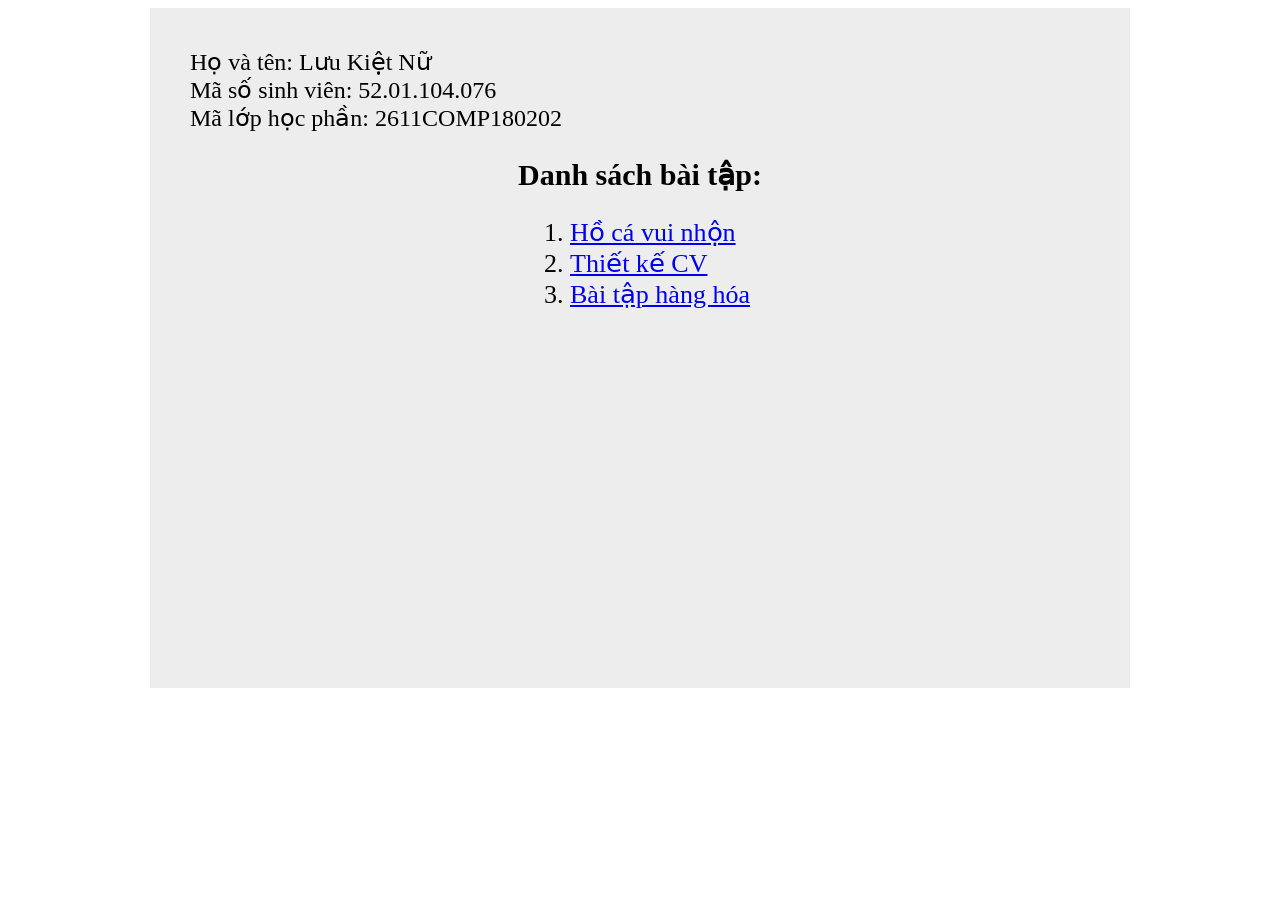
<file: index.html>
<!DOCTYPE html>
<html lang="vi">
<head>
    <meta charset="UTF-8">
    <meta name="viewport" content="width=device-width, initial-scale=1.0">
    <title>Document</title>
</head>

<body style="display: flex; justify-content: center; align-items: center;">
    <div style="width: 900px; height: 600px; padding: 40px; background: rgba(161, 159, 159, 0.188);">
        <div style="font-size: 24px;">
            Họ và tên: Lưu Kiệt Nữ
            <br>
            Mã số sinh viên: 52.01.104.076
            <br>
            Mã lớp học phần: 2611COMP180202
        </div>
        <h2 style="text-align: center; font-size: 30px;">
            Danh sách bài tập:
        </h2>
        <ol style="width: fit-content; margin: auto; font-size: 26px;">
            <li><a href="./auqarium/aquarium.html">Hồ cá vui nhộn</a></li>
            <li><a href="./myCv/myCv.html">Thiết kế CV</a></li>
            <li><a href="./groceries/groceries.html">Bài tập hàng hóa</a></li>
        </ol>

    </div>
</body>
</file>
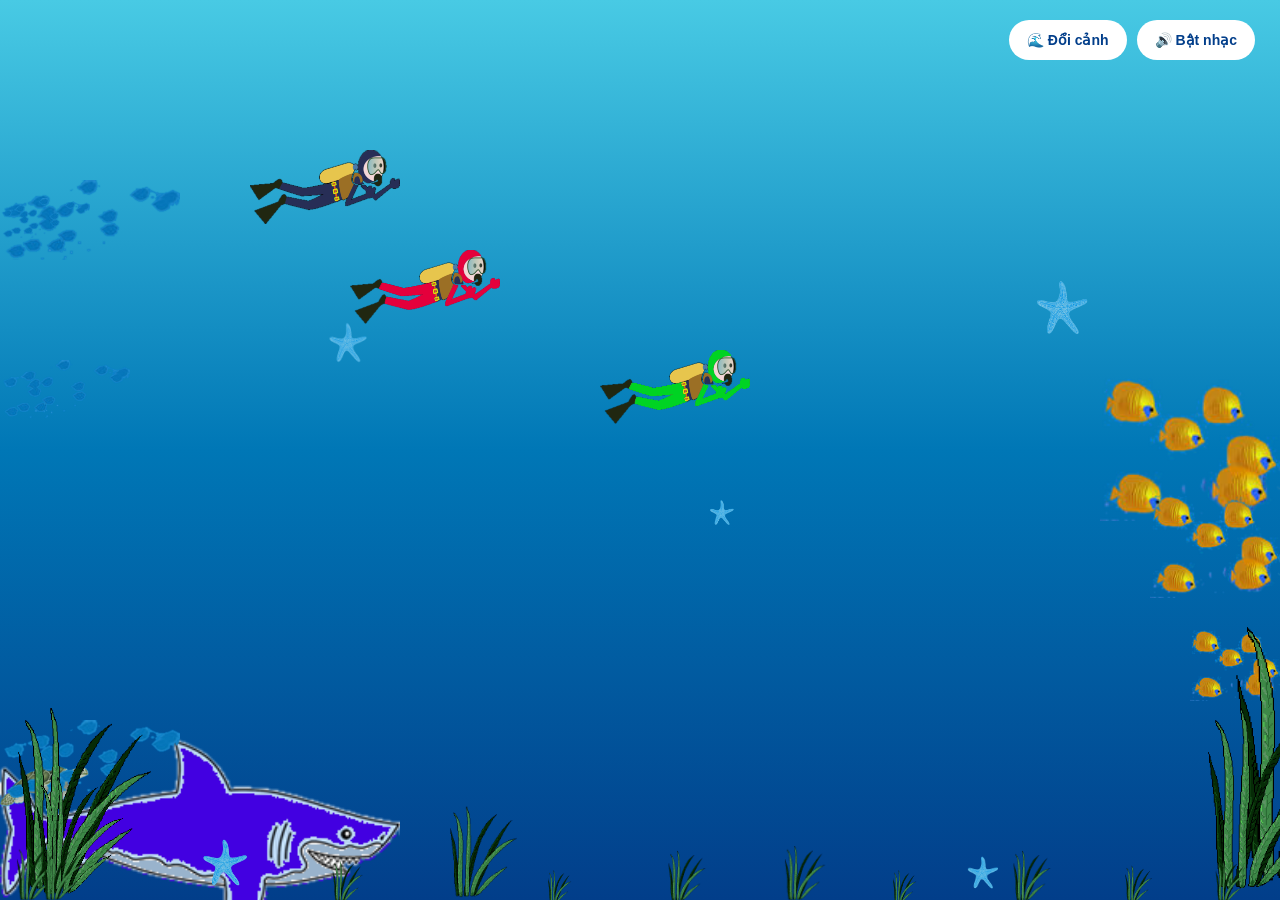
<file: auqarium/aquarium.html>
<!DOCTYPE html>
<html lang="vi">
<head>
    <meta charset="UTF-8">
    <meta name="viewport" content="width=device-width, initial-scale=1.0">
    <title>Hồ cá vui nhộn</title>

    <link rel="stylesheet" href="aquarium.css">
</head>

<body>
    <div id="content">
       
        <!-- shark -->
        <div id="shark">   
            <img src="images/shark.png" alt="Cá mập">
        </div>

        <!-- turtle -->
        <div id="turtle">
            <img src="images/turtle.png" alt="Rùa">
        </div>

            <!-- diver -->
        <div class="diver" id="diver1">
            <img src="images/diver1.png" alt="Thợ lặn 1">
        </div>

        <div class="diver" id="diver2">
            <img src="images/diver2.png" alt="Thợ lặn 2">
        </div>

        <div class="diver" id="diver3">
            <img src="images/diver3.png" alt="Thợ lặn 3">
        </div>


        <!-- Đàn cá xanh -->
        <div class="small-fish" id="fish11">
            <img src="images/faintSchool.png" alt="Đàn cá xanh">
        </div>
        <div class="small-fish" id="fish12">
            <img src="images/faintSchool.png" alt="Đàn cá xanh">
        </div>
        <div class="small-fish" id="fish13">
            <img src="images/faintSchool.png" alt="Đàn cá xanh">
        </div>
        <div class="small-fish" id="fish14">
            <img src="images/faintSchool.png" alt="Đàn cá xanh">
        </div>




        

        <!--gold fish -->
        <div class="gold-fish" id="fish21">
            <img src="images/goldFishSchool.png" alt="Đàn cá vàng 1">
        </div>

        <div class="gold-fish" id="fish22">
            <img src="images/goldFishSchool.png" alt="Đàn cá vàng 2">
        </div>

        <div class="gold-fish" id="fish23">
            <img src="images/goldFishSchool.png" alt="Đàn cá vàng 3">
        </div>

        <!-- bubbles -->
        <div class="bubbles">
            <span></span>
            <span></span>
            <span></span>
            <span></span>
            <span></span>
            <span></span>
            <span></span>
            <span></span>
        </div>


        <!--seaweed-->
        <div class="seaweed" id="seaweed1">
            <img src="images/seaweed.gif" alt="Rong biển 1">
        </div>

        <div class="seaweed" id="seaweed2">
            <img src="images/seaweed.gif" alt="Rong biển 2">
        </div>

        <div class="seaweed" id="seaweed3">
            <img src="images/seaweed.gif" alt="Rong biển 3">
        </div>

        <div class="seaweed" id="seaweed4">
            <img src="images/seaweed.gif" alt="Rong biển 4">
        </div>

        <div class="seaweed" id="seaweed5">
            <img src="images/seaweed.gif" alt="Rong biển 5">
        </div>
        <div class="seaweed" id="seaweed6">
            <img src="images/seaweed.gif" alt="Rong biển 6">
        </div>
        <!-- small seaweed-->
        <div class="seaweed" id="seaweed7">
            <img src="images/seaweed.gif" alt="Rong biển 7">
        </div>

        <div class="seaweed" id="seaweed8">
            <img src="images/seaweed.gif" alt="Rong biển 8">
        </div>

        <div class="seaweed" id="seaweed9">
            <img src="images/seaweed.gif" alt="Rong biển 9">
        </div>

        <div class="seaweed" id="seaweed10">
            <img src="images/seaweed.gif" alt="Rong biển 10">
        </div>

        <div class="seaweed" id="seaweed11">
            <img src="images/seaweed.gif" alt="Rong biển 11">
        </div>
        <div class="seaweed" id="seaweed12">
        <img src="images/seaweed.gif" alt="Rong biển 12">
        </div>

        <div class="seaweed" id="seaweed13">
            <img src="images/seaweed.gif" alt="Rong biển 13">
        </div>

        <div class="seaweed" id="seaweed14">
            <img src="images/seaweed.gif" alt="Rong biển 14">
        </div>

        <div class="seaweed" id="seaweed15">
            <img src="images/seaweed.gif" alt="Rong biển 15">
        </div>

        <!--starfish -->
        <div class="starfish" id="starfish1">
            <img src="images/starfish.gif" alt="sao biển 1">
        </div>
        <div class="starfish" id="starfish2">
            <img src="images/starfish.gif" alt="sao biển 2">
        </div>
        <!-- flying starfish-->
        <div class="starfish" id="starfish3">
            <img src="images/starfish.gif" alt="Sao biển 3">
        </div>

        <div class="starfish" id="starfish4">
            <img src="images/starfish.gif" alt="Sao biển 4">
        </div>

        <div class="starfish" id="starfish5">
            <img src="images/starfish.gif" alt="Sao biển 5">
        </div>

         <!-- ctrl button -->
        <div class="controls">

            <button onclick="changeBackground()">🌊 Đổi cảnh</button>

            <button id="music" onclick="toggleMusic()"> 🔊 Bật nhạc</button>
            <audio id="bgmusic" loop>
                <source src="audio/music.mp3" type="audio/mpeg">
            </audio>

        </div>
    </div>
    <script src="aquarium.js"></script>
</body>
</html>
</file>
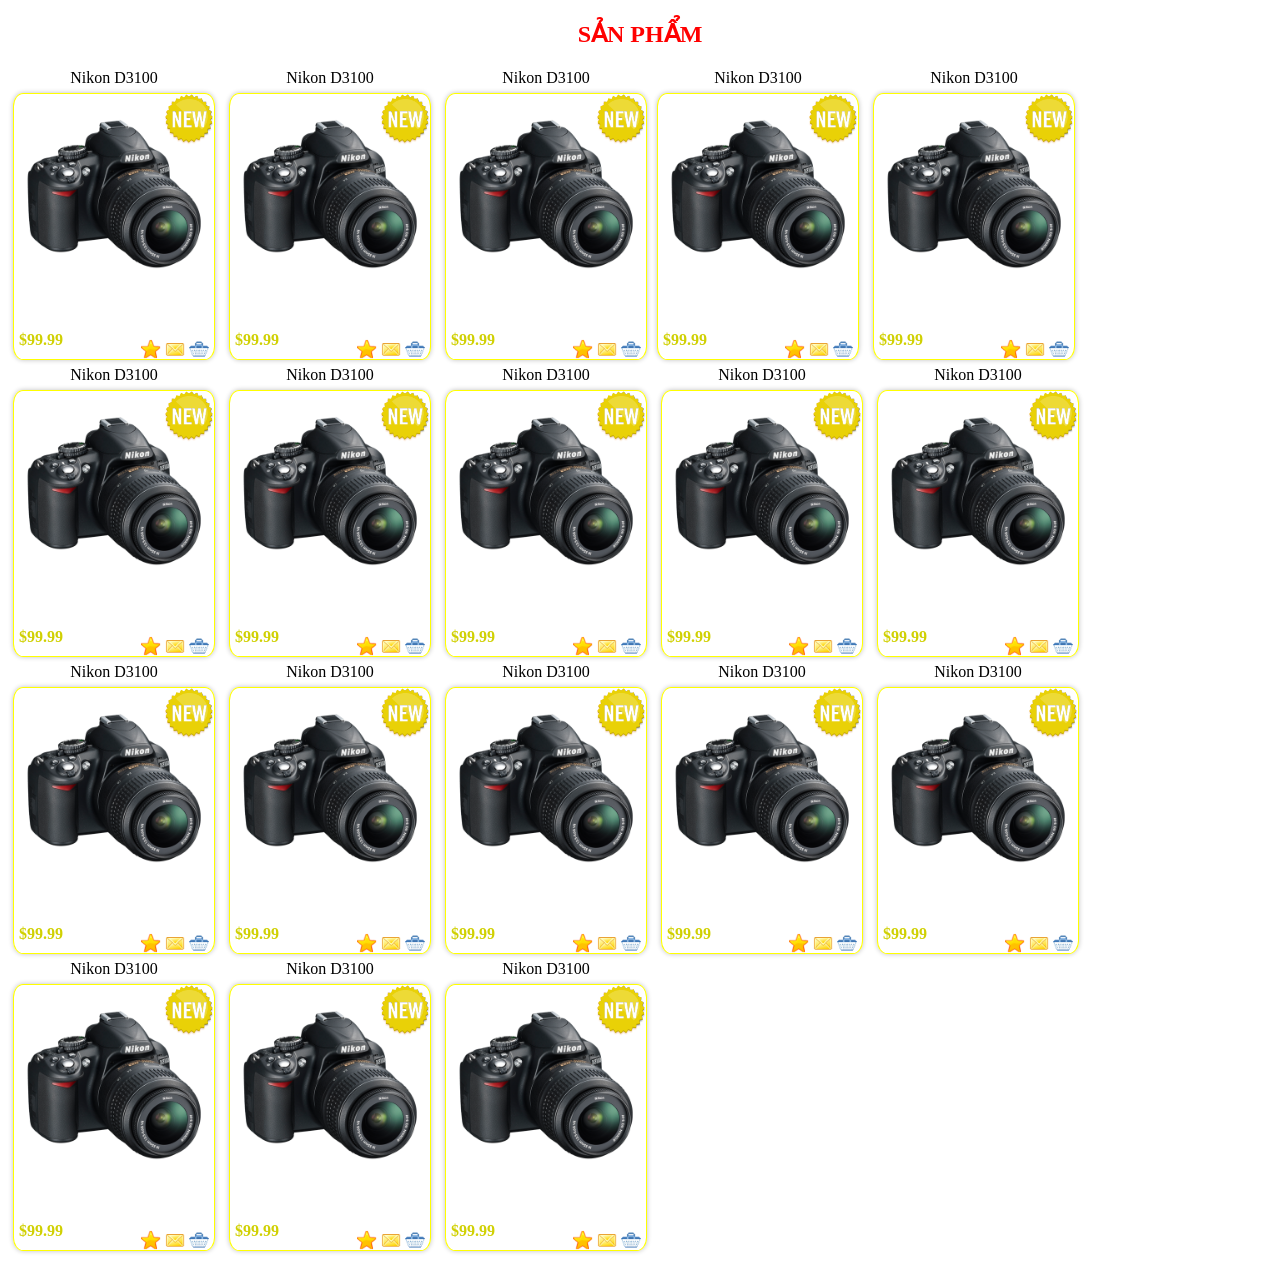
<file: groceries/groceries.html>
<!DOCTYPE html>
<html lang="en">
<head>
    <meta charset="UTF-8">
    <meta name="viewport" content="width=device-width, initial-scale=1.0">
    <title>Bài tập hàng hóa</title>
    <link href="groceries.css" rel="stylesheet">
</head>
<body>
    <h2 style="text-align: center; color: red;"> SẢN PHẨM </h2>
    <div class="hh-box">
        <div class="hh-box-name">Nikon D3100</div>
        <img class="hh-box-image" src="images/product.png" alt="ảnh sản phẩm">
        <img class="hh-box-icon" src="images/new-icon.png">
        <div class="hh-box-price">$99.99</div>
        <div class="hh-box-action">
            <img src="images/Favourites.png">
            <img src="images/Letter.png">
            <img src="images/Basket.png">
          </div>         
    </div>
    <div class="hh-box">
        <div class="hh-box-name">Nikon D3100</div>
        <img class="hh-box-image" src="images/product.png" alt="ảnh sản phẩm">
        <img class="hh-box-icon" src="images/new-icon.png">
        <div class="hh-box-price">$99.99</div>
        <div class="hh-box-action">
            <img src="images/Favourites.png">
            <img src="images/Letter.png">
            <img src="images/Basket.png">
          </div>         
    </div>
    <div class="hh-box">
        <div class="hh-box-name">Nikon D3100</div>
        <img class="hh-box-image" src="images/product.png" alt="ảnh sản phẩm">
        <img class="hh-box-icon" src="images/new-icon.png">
        <div class="hh-box-price">$99.99</div>
        <div class="hh-box-action">
            <img src="images/Favourites.png">
            <img src="images/Letter.png">
            <img src="images/Basket.png">
          </div>         
    </div><div class="hh-box">
        <div class="hh-box-name">Nikon D3100</div>
        <img class="hh-box-image" src="images/product.png" alt="ảnh sản phẩm">
        <img class="hh-box-icon" src="images/new-icon.png">
        <div class="hh-box-price">$99.99</div>
        <div class="hh-box-action">
            <img src="images/Favourites.png">
            <img src="images/Letter.png">
            <img src="images/Basket.png">
          </div>         
    </div>
    <div class="hh-box">
        <div class="hh-box-name">Nikon D3100</div>
        <img class="hh-box-image" src="images/product.png" alt="ảnh sản phẩm">
        <img class="hh-box-icon" src="images/new-icon.png">
        <div class="hh-box-price">$99.99</div>
        <div class="hh-box-action">
            <img src="images/Favourites.png">
            <img src="images/Letter.png">
            <img src="images/Basket.png">
          </div>         
    </div>
    <div class="hh-box">
        <div class="hh-box-name">Nikon D3100</div>
        <img class="hh-box-image" src="images/product.png" alt="ảnh sản phẩm">
        <img class="hh-box-icon" src="images/new-icon.png">
        <div class="hh-box-price">$99.99</div>
        <div class="hh-box-action">
            <img src="images/Favourites.png">
            <img src="images/Letter.png">
            <img src="images/Basket.png">
          </div>         
    </div>
    <div class="hh-box">
        <div class="hh-box-name">Nikon D3100</div>
        <img class="hh-box-image" src="images/product.png" alt="ảnh sản phẩm">
        <img class="hh-box-icon" src="images/new-icon.png">
        <div class="hh-box-price">$99.99</div>
        <div class="hh-box-action">
            <img src="images/Favourites.png">
            <img src="images/Letter.png">
            <img src="images/Basket.png">
          </div>         
    </div>
    <div class="hh-box">
        <div class="hh-box-name">Nikon D3100</div>
        <img class="hh-box-image" src="images/product.png" alt="ảnh sản phẩm">
        <img class="hh-box-icon" src="images/new-icon.png">
        <div class="hh-box-price">$99.99</div>
        <div class="hh-box-action">
            <img src="images/Favourites.png">
            <img src="images/Letter.png">
            <img src="images/Basket.png">
          </div>         
    </div>
    <div class="hh-box">
        <div class="hh-box-name">Nikon D3100</div>
        <img class="hh-box-image" src="images/product.png" alt="ảnh sản phẩm">
        <img class="hh-box-icon" src="images/new-icon.png">
        <div class="hh-box-price">$99.99</div>
        <div class="hh-box-action">
            <img src="images/Favourites.png">
            <img src="images/Letter.png">
            <img src="images/Basket.png">
          </div>         
    </div>
    <div class="hh-box">
        <div class="hh-box-name">Nikon D3100</div>
        <img class="hh-box-image" src="images/product.png" alt="ảnh sản phẩm">
        <img class="hh-box-icon" src="images/new-icon.png">
        <div class="hh-box-price">$99.99</div>
        <div class="hh-box-action">
            <img src="images/Favourites.png">
            <img src="images/Letter.png">
            <img src="images/Basket.png">
          </div>         
    </div>
    <div class="hh-box">
        <div class="hh-box-name">Nikon D3100</div>
        <img class="hh-box-image" src="images/product.png" alt="ảnh sản phẩm">
        <img class="hh-box-icon" src="images/new-icon.png">
        <div class="hh-box-price">$99.99</div>
        <div class="hh-box-action">
            <img src="images/Favourites.png">
            <img src="images/Letter.png">
            <img src="images/Basket.png">
          </div>         
    </div>
    <div class="hh-box">
        <div class="hh-box-name">Nikon D3100</div>
        <img class="hh-box-image" src="images/product.png" alt="ảnh sản phẩm">
        <img class="hh-box-icon" src="images/new-icon.png">
        <div class="hh-box-price">$99.99</div>
        <div class="hh-box-action">
            <img src="images/Favourites.png">
            <img src="images/Letter.png">
            <img src="images/Basket.png">
          </div>         
    </div>
    <div class="hh-box">
        <div class="hh-box-name">Nikon D3100</div>
        <img class="hh-box-image" src="images/product.png" alt="ảnh sản phẩm">
        <img class="hh-box-icon" src="images/new-icon.png">
        <div class="hh-box-price">$99.99</div>
        <div class="hh-box-action">
            <img src="images/Favourites.png">
            <img src="images/Letter.png">
            <img src="images/Basket.png">
          </div>         
    </div>
    <div class="hh-box">
        <div class="hh-box-name">Nikon D3100</div>
        <img class="hh-box-image" src="images/product.png" alt="ảnh sản phẩm">
        <img class="hh-box-icon" src="images/new-icon.png">
        <div class="hh-box-price">$99.99</div>
        <div class="hh-box-action">
            <img src="images/Favourites.png">
            <img src="images/Letter.png">
            <img src="images/Basket.png">
          </div>         
    </div>
    <div class="hh-box">
        <div class="hh-box-name">Nikon D3100</div>
        <img class="hh-box-image" src="images/product.png" alt="ảnh sản phẩm">
        <img class="hh-box-icon" src="images/new-icon.png">
        <div class="hh-box-price">$99.99</div>
        <div class="hh-box-action">
            <img src="images/Favourites.png">
            <img src="images/Letter.png">
            <img src="images/Basket.png">
          </div>         
    </div>
    <div class="hh-box">
        <div class="hh-box-name">Nikon D3100</div>
        <img class="hh-box-image" src="images/product.png" alt="ảnh sản phẩm">
        <img class="hh-box-icon" src="images/new-icon.png">
        <div class="hh-box-price">$99.99</div>
        <div class="hh-box-action">
            <img src="images/Favourites.png">
            <img src="images/Letter.png">
            <img src="images/Basket.png">
          </div>         
    </div>
    <div class="hh-box">
        <div class="hh-box-name">Nikon D3100</div>
        <img class="hh-box-image" src="images/product.png" alt="ảnh sản phẩm">
        <img class="hh-box-icon" src="images/new-icon.png">
        <div class="hh-box-price">$99.99</div>
        <div class="hh-box-action">
            <img src="images/Favourites.png">
            <img src="images/Letter.png">
            <img src="images/Basket.png">
          </div>         
    </div>
    <div class="hh-box">
        <div class="hh-box-name">Nikon D3100</div>
        <img class="hh-box-image" src="images/product.png" alt="ảnh sản phẩm">
        <img class="hh-box-icon" src="images/new-icon.png">
        <div class="hh-box-price">$99.99</div>
        <div class="hh-box-action">
            <img src="images/Favourites.png">
            <img src="images/Letter.png">
            <img src="images/Basket.png">
          </div>         
    </div>

</body>
</html>
</file>
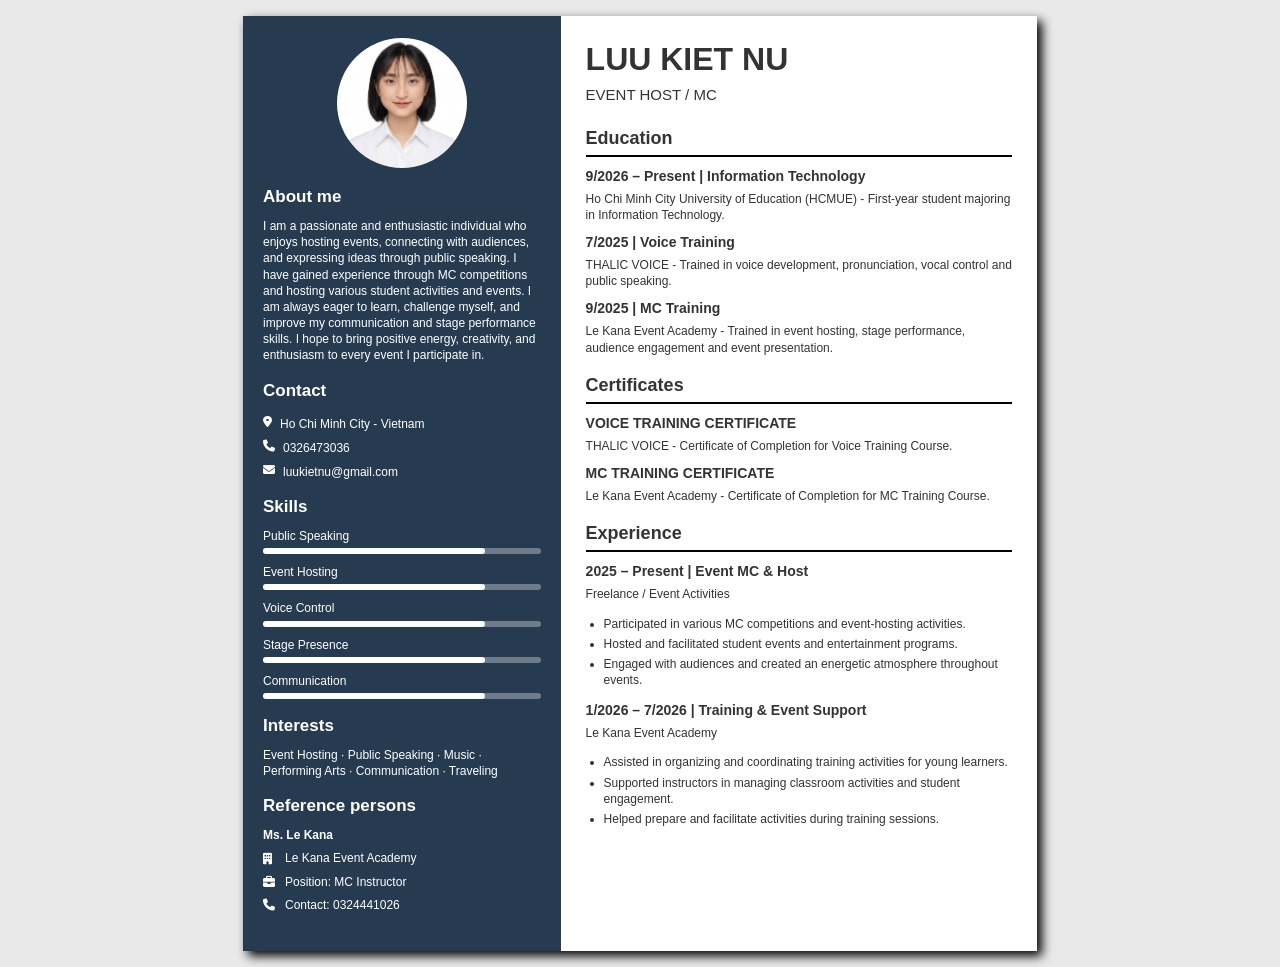
<file: myCv/myCv.html>
<!DOCTYPE html>
<html lang="vi">
<head>
    <meta charset="UTF-8">
    <meta name="viewport" content="width=device-width, initial-scale=1.0">
    <title>Thiết kế CV cá nhân</title>

    <link rel="stylesheet" href="myCv.css">
    <link rel="stylesheet" href="https://cdnjs.cloudflare.com/ajax/libs/font-awesome/6.7.2/css/all.min.css">
</head>

<body>
    <main class="cv">
        <!-- left 40% -->
        <div class="sidebar">
            <!-- avt -->
            <div class="avatar">
                <img src="images/avatar.jpg" alt="Ảnh đại diện">
            </div>


            <!-- About me -->
            <section class="side-section">
                <h2>About me</h2>
                <p>
                    I am a passionate and enthusiastic individual who enjoys hosting events, connecting with audiences, and expressing ideas through
                    public speaking. I have gained experience through MC competitions and hosting various student activities and events. I am always
                    eager to learn, challenge myself, and improve my communication and stage performance skills. I hope to bring positive energy, creativity,
                    and enthusiasm to every event I participate in.
                </p>
            </section>

            <!-- Contact -->
            <section class="side-section">
                <h2>Contact</h2>
                <ul class="contact-list">
                    <li>
                        <i class="fa-solid fa-location-dot"></i>
                        <span>Ho Chi Minh City - Vietnam</span>
                    </li>
                    <li>
                        <i class="fa-solid fa-phone"></i>
                        <span>0326473036</span>
                    </li>
                    <li>
                        <i class="fa-solid fa-envelope"></i>
                        <span>luukietnu@gmail.com</span>
                    </li>
                </ul>
            </section>

            <!-- Skills -->
            <section class="side-section">
                <h2>Skills</h2>
                <div>
                    <div class="skill-label">Public Speaking</div>
                    <div class="skill-track">
                        <span style="width: 80%"></span>
                    </div>
                </div>
                <div>
                    <div class="skill-label">Event Hosting</div>
                    <div class="skill-track">
                        <span style="width: 80%"></span>
                    </div>
                </div>
                <div>
                    <div class="skill-label">Voice Control</div>
                    <div class="skill-track">
                        <span style="width: 80%"></span>
                    </div>
                </div>
                <div>
                    <div class="skill-label">Stage Presence</div>
                    <div class="skill-track">
                        <span style="width: 80%"></span>
                    </div>
                </div>
                <div>
                    <div class="skill-label">Communication</div>
                    <div class="skill-track">
                        <span style="width: 80%"></span>
                    </div>
                </div>
            </section>


            <!-- Interests -->
            <section class="side-section">
                <h2>Interests</h2>
                <p>
                    Event Hosting · Public Speaking · Music · Performing Arts · Communication · Traveling
                </p>
            </section>


            <!-- References -->
            <section class="side-section">
                <h2>Reference persons</h2>
                <div class="reference">
                    <strong>Ms. Le Kana</strong>
                    <span>
                        <i class="fa-solid fa-building"></i>
                        Le Kana Event Academy
                    </span>
                    <span>
                        <i class="fa-solid fa-briefcase"></i>
                        Position: MC Instructor
                    </span>
                    <span>
                        <i class="fa-solid fa-phone"></i>
                        Contact: 0324441026
                    </span>
                </div>
            </section>
        </div>
        

        <!-- right 60% -->
        <div class="main-content">
            <!-- Profile -->
            <header class="profile-header">
                <h1>LUU KIET NU</h1>
                <p class="job-title">EVENT HOST / MC</p>
            </header>


            <!-- Education -->
            <section class="main-section">
                <h2>Education</h2>
                <article>
                    <h3>9/2026 – Present <span>| Information Technology</span></h3>
                    <p>
                        Ho Chi Minh City University of Education (HCMUE) - First-year student majoring in Information Technology.
                    </p>
                </article>
                <article>
                    <h3>7/2025 <span>| Voice Training</span></h3>
                    <p>
                        THALIC VOICE - Trained in voice development, pronunciation, vocal control and public speaking.
                    </p>
                </article>
                <article>
                    <h3>9/2025 <span>| MC Training</span></h3>
                    <p>
                        Le Kana Event Academy - Trained in event hosting, stage performance, audience engagement and event presentation.
                    </p>
                </article>
            </section>


            <!-- Certificates -->
            <section class="main-section">
                <h2>Certificates</h2>
                <article>
                    <h3><span>VOICE TRAINING CERTIFICATE</span></h3>
                    <p>
                        THALIC VOICE - Certificate of Completion for Voice Training Course.
                    </p>
                </article>
                <article>
                    <h3><span>MC TRAINING CERTIFICATE</span></h3>
                    <p>
                        Le Kana Event Academy - Certificate of Completion for MC Training Course.
                    </p>
                </article>
            </section>


            <!-- Experience -->
            <section class="main-section">
                <h2>Experience</h2>
                <article>
                    <h3>2025 – Present | <span>Event MC & Host</span></h3>
                    <p>Freelance / Event Activities</p>
                    <ul>
                        <li>Participated in various MC competitions and event-hosting activities.</li>
                        <li>Hosted and facilitated student events and entertainment programs.</li>
                        <li>Engaged with audiences and created an energetic atmosphere throughout events.</li>
                    </ul>
                </article>
                <article>
                    <h3>1/2026 – 7/2026 | <span>Training & Event Support</span></h3>
                    <p>Le Kana Event Academy</p>
                    <ul>
                        <li>Assisted in organizing and coordinating training activities for young learners.</li>
                        <li>Supported instructors in managing classroom activities and student engagement.</li>
                        <li>Helped prepare and facilitate activities during training sessions.</li>
                    </ul>
                </article>
            </section>
        </div>
    </main>
</body>
</html>
</file>
<file: auqarium/aquarium.css>
* {
    margin: 0;                  
    padding: 0;                 
    box-sizing: border-box;}

#content {
    width: 100%;               
    height: 100vh;              
    background: linear-gradient( 
        to bottom,              
        #48cae4,                 
        #0077b6,                
        #023e8a                 
    );
    position: relative;        
    overflow: hidden;}



/* ===============================================1.shark================================================== */

#shark {
    position: absolute; 
    top: 75%;           
    animation: Shark 10s linear infinite;   }
 
#shark img {
    width: 400px;
}


@keyframes Shark {
    /* sát mép trái */
    0% {left: 0; top: 600px; transform: scaleX(1);}
    10% {top: 585px}
    20% {top: 550px;}
    30% {top: 575px; }
    40% {top: 600px; }
    49% {left: calc(100% - 400px); top: 600px; transform: scaleX(1);}
    /* sát mép phải quay đầu */
    50% {left: calc(100% - 400px); top: 600px; transform: scaleX(-1); }
    60% {top: 585px;}
    70% {top: 550px}
    80% {top: 575px;}
    90% {top: 600px;}
    99% {left: 0;  top: 600px;  transform: scaleX(-1);}
    /* về lại sát mép trái*/
    100% { left: 0;  top: 600px; transform: scaleX(1);}
}


/* =============================================== 2.turtle ================================================== */

#turtle {
    position: absolute; 
    top: 85%;           
    animation: Turtle 16s linear infinite;
}
#turtle img {   
    width: 90px;  
    height: auto;  
}
 
@keyframes Turtle {
 
    0% {
        left: calc(100% - 90px);
        transform: scaleX(-1);
    }
 
    49% {
        left: 0;
        transform: scaleX(-1);
    }
 
    50% {
        left: 0;
        transform: scaleX(1);
    }
 
    99% {
        left: calc(100% - 90px);
        transform: scaleX(1);
    }
 
    100% {
        left: calc(100% - 90px);
        transform: scaleX(-1);
    }
}



/* =============================================== 3.diver================================================== */
 
.diver {
    position: absolute; 
    animation: Diver 4s ease-in-out infinite;
}
 
.diver img {
    width: 150px;
    height: auto;
}
 
#diver1 {
    top: 150px;
    left: 250px;
    animation-duration: 25s;
}

#diver2 {
    top: 250px;
    left: 350px;
    animation-duration: 28s;
}

#diver3{
    top: 350px;
    left: 600px;
    animation-duration: 30s;
}


@keyframes Diver {
    0% {
        left: 0;
        transform: translateY(0) scaleX(1);
    }

    8% {
        transform: translateY(100px) /*đi xuống so với ban đầu*/ scaleX(1);
    }

    16% {
        transform: translateY(-90px) /*đi lên so với ban đầu*/ scaleX(1);
    }

    24% {
        transform: translateY(190px) scaleX(1);
    }

    32% {
        transform: translateY(20px) scaleX(1);
    }

    40% {
        transform: translateY(150px) scaleX(1);
    }

    49% {
        left: calc(100% - 150px);
        transform: translateY(0) scaleX(1);
    }

    50% {
        left: calc(100% - 150px);
        transform: translateY(0) scaleX(-1);
    }

    58% {
        transform: translateY(180px) scaleX(-1);
    }

    66% {
        transform: translateY(-90px) scaleX(-1);
    }

    74% {
        transform: translateY(180px) scaleX(-1);
    }

    82% {
        transform: translateY(-90px) scaleX(-1);
    }

    90% {
        transform: translateY(180px) scaleX(-1);
    }

    99% {
        left: 0;
        transform: translateY(0) scaleX(-1);
    }

    100% {
        left: 0;
        transform: translateY(0) scaleX(1);
    }
}

/* =============================================== 4 samll fish ================================================== */

.small-fish {
    width: 180px;
    position: absolute;
    top: 20%;
    left: 0;
    animation: Fish1 15s linear infinite;
}

.small-fish img {
    width: 100%;
    height: auto;
}


#fish11 { 
    width: 180px;
    top: 20%;
    animation-duration: 18s;
}

#fish12 {
    width: 130px;
    top: 40%;
    animation-duration: 22s;
}

#fish13 {  
    width: 90px;
    top: 22%;
    animation-duration: 26s;
}
#fish14 { 
    width: 180px;
    top: 80%;
    animation-duration: 26s;
}

@keyframes Fish1 {

    0% {
        left: 0;
        transform: scaleX(1);
    }

    49% {
        left: calc(100% - 180px);
        transform: scaleX(1);
    }

    50% {
        left: calc(100% - 180px);
        transform: scaleX(-1);
    }

    99% {
        left: 0;
        transform: scaleX(-1);
    }

    100% {
        left: 0;
        transform: scaleX(1);
    }
}


/* =============================================== 5.gold fish ================================================== */

.gold-fish {
    position: absolute;
    right: 0;                           /* Bắt đầu ở mép phải */
    animation-name: Fish2;
    animation-timing-function: linear;
    animation-iteration-count: infinite;
}

.gold-fish img {
    width: 100%;
    height: auto;
}

#fish21 { /*max*/
    width: 180px;
    top: 42%;
    animation-duration: 18s;
}

#fish22 {
    width: 130px;
    top: 55%;
    animation-duration: 22s;
}

#fish23 { /*min*/
    width: 90px;
    top: 70%;
    animation-duration: 26s;
}

@keyframes Fish2 {
    0% {
        right: 0;
        transform: scaleX(-1);
    }

    49% {
        right: calc(100% - 180px);
        transform: scaleX(-1);
    }

    50% {
        right: calc(100% - 180px);
        transform: scaleX(1);
    }

    99% {
        right: 0;
        transform: scaleX(1);
    }

    100% {
        right: 0;
        transform: scaleX(-1);
    }
}




/* =============================================== 6.bubbles================================================== */
.bubbles {
    position: absolute;
    bottom: -100px;
    width: 100%;
    display: flex;
    justify-content: space-around;
}

.bubbles span {
    width: 15px;
    height: 15px;

    border: 2px solid rgba(255,255,255,0.7);
    border-radius: 50%;
    animation: Bubble 8s linear infinite;
}

.bubbles span:nth-child(2) {
    width: 25px;
    height: 25px;
    animation-delay: 2s;
}

.bubbles span:nth-child(3) {
    animation-delay: 4s;
}

.bubbles span:nth-child(4) {
    width: 20px;
    height: 20px;
    animation-delay: 1s;
}

.bubbles span:nth-child(5) {
    animation-delay: 3s;
}

.bubbles span:nth-child(6) {
    width: 30px;
    height: 30px;
    animation-delay: 5s;
}

.bubbles span:nth-child(7) {
    animation-delay: 3s;
}

.bubbles span:nth-child(8) {
    animation-delay: 6s;
}

@keyframes Bubble {

    0% {
        transform: translateY(0);
        opacity: 0;
    }

    20% {
        opacity: 1;
    }

    80% {
        opacity: 1;
    }

    100% {
        transform: translateY(-110vh);
        opacity: 0;
    }
}
/* =============================================== 7.seaweed================================================== */
.seaweed {
    position: absolute; 
    bottom: -1%;         
}

.seaweed img {
    width: 100%;       
    height: auto;          
}
/* cục 1 bên góc trái */
#seaweed1 {
    width: 200px;
    left: -3%;
}
#seaweed2 {
    width: 130px;
    left: 0%;
}
#seaweed3 {
    width: 60px;
    left: 0%;
}
#seaweed4 {
    width: 60px;
    left: 2%;
}
/* cục 2 bên góc phải */
#seaweed5 {
    width: 300px;
    left: calc(100% - 10%);
}
#seaweed6 {
    width: 200px;
    left: calc(100% - 10%);
}

/*giữa hồ */
#seaweed7 {
    width: 45px;
    left: 25%;
}

#seaweed8 {
    width: 100px;
    left: 33%;
}

#seaweed9 {
    width: 35px;
    left: 42%;
}

#seaweed10 {
    width: 55px;
    left: 51%;
}

#seaweed11 {
    width: 60px;
    left: 60%;
}

#seaweed12 {
    width: 35px;
    left: 69%;
}

#seaweed13 {
    width: 55px;
    left: 78%;
}

#seaweed14 {
    width: 40px;
    left: 87%;
}

#seaweed15 {
    width: 45px;
    left: 94%;
}
/* =============================================== 8.starfish================================================== */


.starfish {
    position: absolute; 
    bottom: 0;          
}

.starfish img {
    width: 100%;         
    height: auto;        
    display: block;
}

#starfish1 {
    width: 65px;
    left: 15%;
    bottom: 5px;
}

#starfish2 {
    width: 45px;
    left: 75%;
    bottom: 5px;
}

#starfish3 {
    width: 55px;
    left: 25%;
    top: 35%;
    animation: Float 5s ease-in-out infinite;
}


#starfish4 {
    width: 35px;
    left: 55%;
    top: 55%;
    animation: Float 7s ease-in-out infinite;
    animation-delay: 1s;
}


#starfish5 {
    width: 75px;
    left: 80%;
    top: 30%;
    animation: Float 6s ease-in-out infinite;
    animation-delay: 2s;
}

@keyframes Float {
    0% {
        transform: translateY(0);
    }

    25% {
        transform: translateY(-20px);
    }

    50% {
        transform: translateY(-35px);
    }

    75% {
        transform: translateY(-15px);
    }

    100% {
        transform: translateY(0);
    }
}
/* =============================================9.background============================== */

.bg1 {
    background: linear-gradient(
        to bottom,
        #48cae4,
        #0077b6,
        #03045e
    ) !important;
}

.bg2 {
    background: linear-gradient(
        to bottom,
        #90e0ef,
        #0096c7,
        #023e8a
    ) !important;
}

.bg3 {
    background: linear-gradient(
        to bottom,
        #4361ee,
        #3a0ca3,
        #10002b
    ) !important;
}

.bg4 {
    background: linear-gradient(
        to bottom,
        #caf0f8,
        #0077b6,
        #001233
    ) !important;
}
/* Cảnh nền ảnh */
.bg5 {
    background: url("images/ocean.jpg") center / cover  !important;
}

/* ==============================10.ctrl buttons============================= */

.controls {
    position: absolute;
    top: 20px;
    right: 25px;

    display: flex;
    gap: 10px;
}

.controls button {
    padding: 12px 18px;
    border: none;
    border-radius: 25px;

    background: white;
    color: #023e8a;

    font-size: 14px;
    font-weight: bold;
    
    cursor: pointer;  
}

.controls button:hover {
    background: #00b4d8;
    color: white;
    transform: scale(1.5);
}
</file>
<file: groceries/groceries.css>
.hh-box { width: 200px; height: 250px;
       border: 1px solid yellow; border-radius: 5%;
       box-shadow: 0 0 5px silver; /*độ bóng lệch trái phải, độ bóng lệch trên dưới, độ nhòe bóng*/
       position: relative;
       display: inline-block;
       margin: 25px 5px 5px 5px;padding: 15px 0 0 0;}
.hh-box:hover{ box-shadow: 0 0 5px red;}
.hh-box-name{text-align: center; position: absolute; top: -25px; left:0px;right: 0px;}
.hh-box-image{width: 200px}
.hh-box-icon{width: 50px; position: absolute; top: 0px; right: 0px;}
.hh-box-price{ position: absolute; bottom: 10px;left:5px; font-weight: bold; color: rgb(208, 208, 2);}
.hh-box-action{position: absolute;bottom:0px; right:5px; display: flex; gap: 4px;}
.hh-box-action img{width: 20px; height: 20px; object-fit: contain;}
</file>
<file: myCv/myCv.css>
* { box-sizing: border-box;
}
body {
    margin: 0;
    padding: 16px;
    background: #e9e9e9;
    color: #333;
    font-family: "Nunito", Arial, sans-serif;
    font-size: 13px;
    line-height: 1.35;
}
/* CV page */
.cv {
    display: grid;
    grid-template-columns: 40% 60%;
    width: min(100%, 794px);
    margin: auto;
    background: white;
    box-shadow: 5px 5px 10px black;
}

/* Left Column */
.sidebar {
    padding: 22px 20px;
    color: white;
    background: #263b50;
}

/* Profile Picture */
.avatar {
    width: 130px;
    height: 130px;
    margin: 0 auto 18px;
}
.avatar img {
    width: 100%;
    height: 100%;
    border-radius: 50%;
    object-fit: cover;
}


/* Left Column Sections */
.side-section {
    margin-bottom: 16px;
}
.sidebar h2,
.main-section h2 {
    margin: 0 0 9px;
    font-size: 17px;
    font-weight: 800;
}
.side-section p {
    margin: 5px 0;
    font-size: 12px;
}

/* Contact*/
.contact-list {
    display: grid;
    gap: 8px;
    padding: 0;
    list-style: none;
}
.contact-list li {
    display: flex;
    gap: 8px;
    font-size: 12px;
}


/* Skills */
.skill-label {
    margin-bottom: 4px;
    font-size: 12px;
}
.skill-track {
    height: 6px;
    margin-bottom: 10px;
    background: #ffffff55;
    border-radius: 10px;
}
.skill-track span {
    display: block;
    height: 100%;
    background: white;
    border-radius: 10px;
}

/* References */
.reference {
    display: grid;
    gap: 7px;
    font-size: 12px;
}
.reference span {
    display: flex;
    gap: 8px;
    align-items: center;
}
.reference i {
    width: 14px;
}



/* Right */
.main-content {
    padding: 24px 25px;
}
.profile-header {
    margin-bottom: 20px;
}
h1 {
    margin: 0;
    font-size: 32px;
    line-height: 1.2;
}

.job-title {
    margin-top: 7px;
    font-size: 15px;
}

/* Sections */
.main-section {
    margin-bottom: 17px;
}
.main-section h2 {
    padding-bottom: 5px;
    border-bottom: 2px solid black;
    font-size: 18px;
}
.main-section h3 {
    margin: 10px 0 5px;
    font-size: 14px;
}
.main-section p,
.main-section li {
    margin-top: 4px;
    margin-bottom: 4px;
    font-size: 12px;
}

.main-section ul {
    padding-left: 18px;
}
</file>
